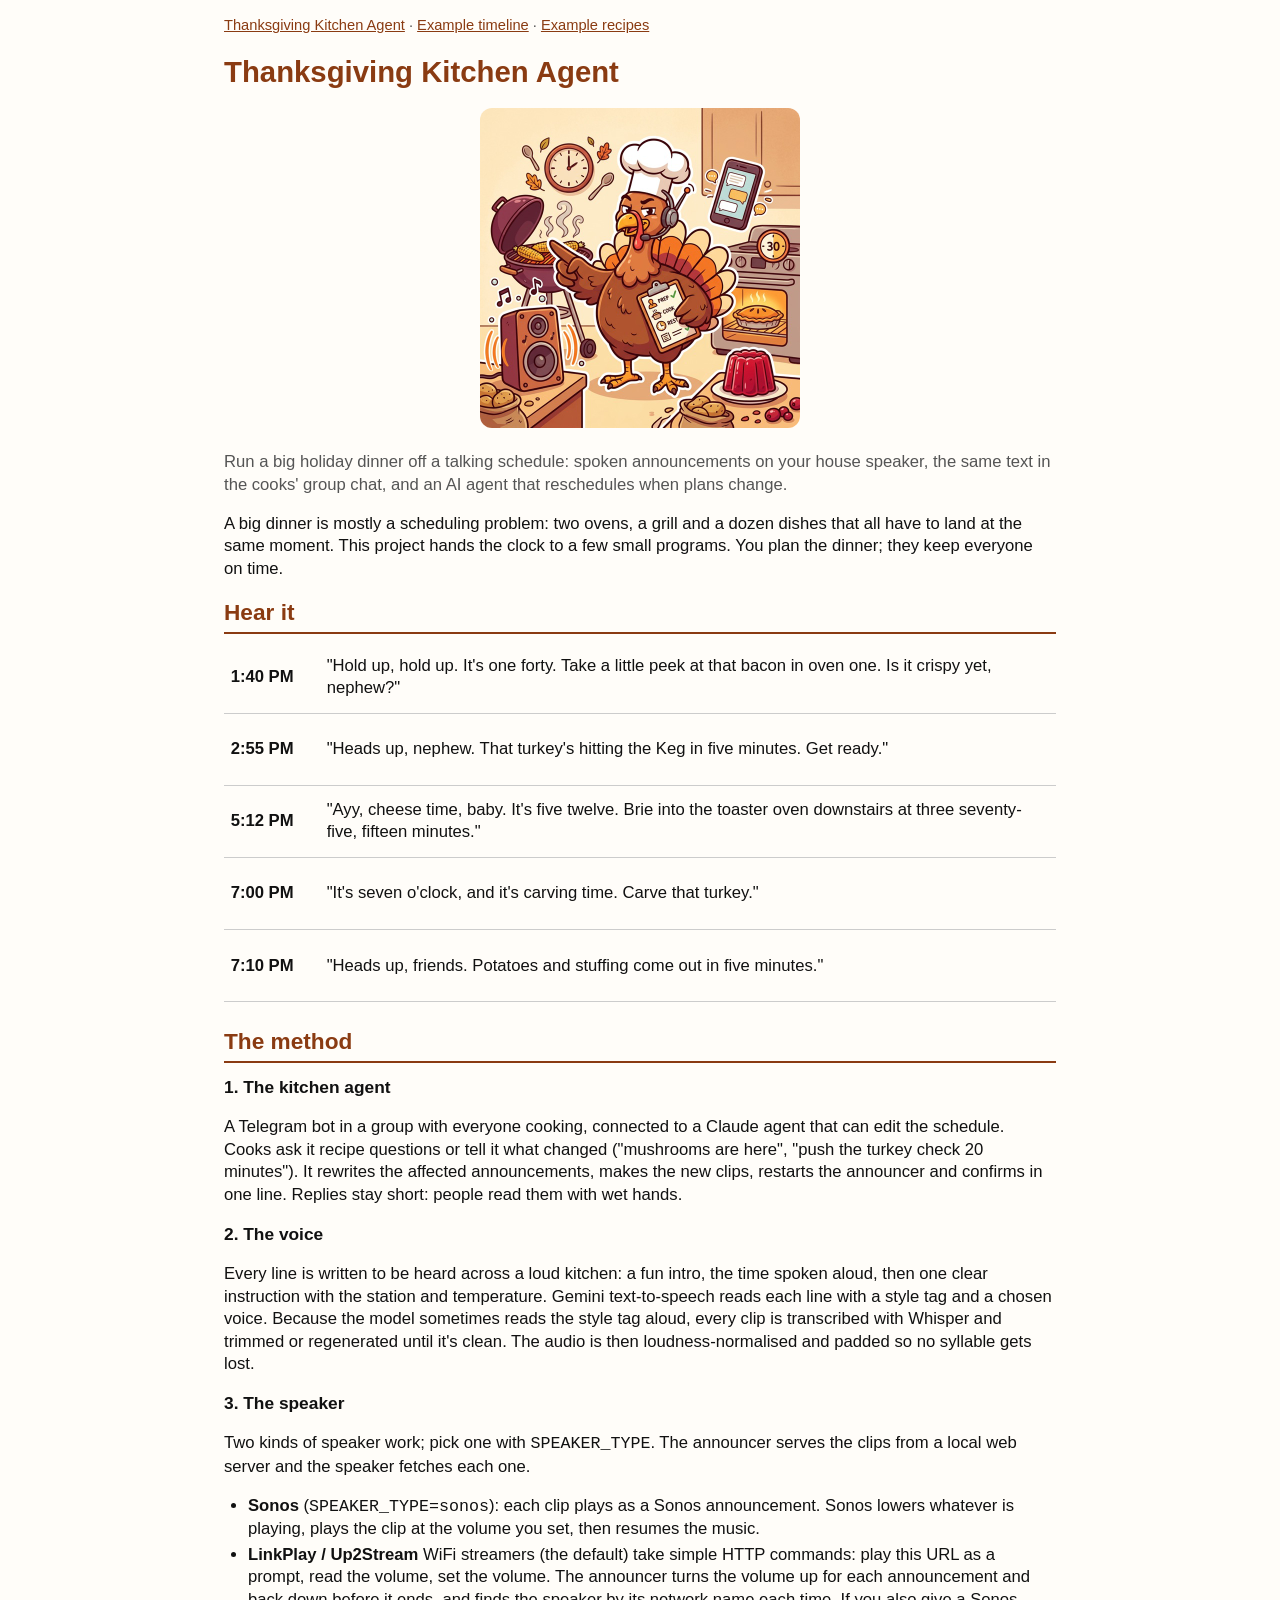
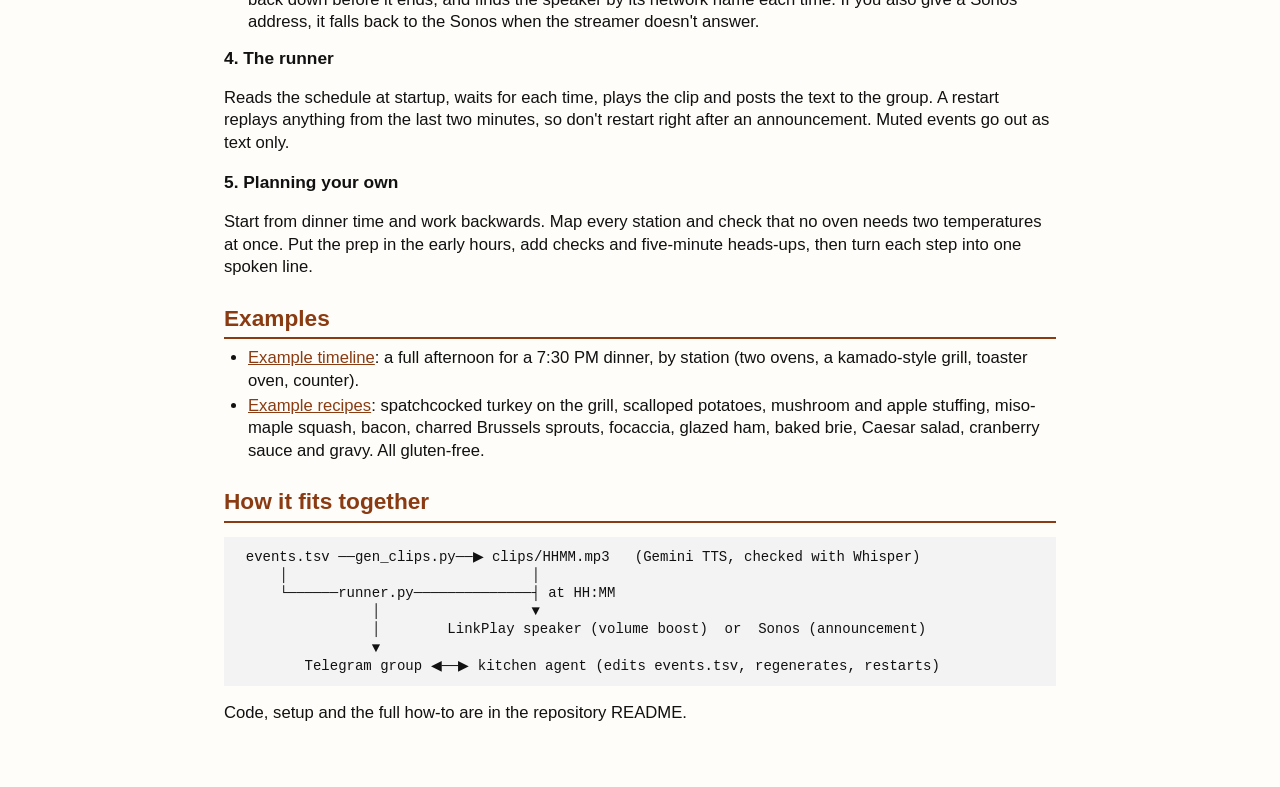
<file: docs/index.html>
<!doctype html>
<html lang="en"><head><meta charset="utf-8"><meta name="viewport" content="width=device-width, initial-scale=1">
<title>Thanksgiving Kitchen Agent</title><link rel="stylesheet" href="style.css"></head><body>
<nav class="site"><a href="index.html">Thanksgiving Kitchen Agent</a> · <a href="timeline.html">Example timeline</a> · <a href="recipes.html">Example recipes</a></nav>

<h1>Thanksgiving Kitchen Agent</h1>
<p style="text-align:center"><img src="avatar.jpg" alt="Cartoon turkey in a chef's hat and headset, running the kitchen with a clipboard, surrounded by a speaker, a barbecue, an oven and a pie" width="320" style="border-radius:12px"></p>
<div class="sub">Run a big holiday dinner off a talking schedule: spoken announcements on your house speaker, the same text in the cooks' group chat, and an AI agent that reschedules when plans change.</div>

<p>A big dinner is mostly a scheduling problem: two ovens, a grill and a dozen dishes that all have to land at the same moment. This project hands the clock to a few small programs. You plan the dinner; they keep everyone on time.</p>

<h2>Hear it</h2>
<table class="samples">
<tr><td class="t">1:40 PM</td><td>"Hold up, hold up. It's one forty. Take a little peek at that bacon in oven one. Is it crispy yet, nephew?"</td><td><audio controls preload="none" src="samples/1340.mp3"></audio></td></tr>
<tr><td class="t">2:55 PM</td><td>"Heads up, nephew. That turkey's hitting the Keg in five minutes. Get ready."</td><td><audio controls preload="none" src="samples/1455.mp3"></audio></td></tr>
<tr><td class="t">5:12 PM</td><td>"Ayy, cheese time, baby. It's five twelve. Brie into the toaster oven downstairs at three seventy-five, fifteen minutes."</td><td><audio controls preload="none" src="samples/1712.mp3"></audio></td></tr>
<tr><td class="t">7:00 PM</td><td>"It's seven o'clock, and it's carving time. Carve that turkey."</td><td><audio controls preload="none" src="samples/1900.mp3"></audio></td></tr>
<tr><td class="t">7:10 PM</td><td>"Heads up, friends. Potatoes and stuffing come out in five minutes."</td><td><audio controls preload="none" src="samples/1910.mp3"></audio></td></tr>
</table>

<h2 style="margin-top:18pt">The method</h2>
<h3>1. The kitchen agent</h3>
<p>A Telegram bot in a group with everyone cooking, connected to a Claude agent that can edit the schedule. Cooks ask it recipe questions or tell it what changed ("mushrooms are here", "push the turkey check 20 minutes"). It rewrites the affected announcements, makes the new clips, restarts the announcer and confirms in one line. Replies stay short: people read them with wet hands.</p>
<h3>2. The voice</h3>
<p>Every line is written to be heard across a loud kitchen: a fun intro, the time spoken aloud, then one clear instruction with the station and temperature. Gemini text-to-speech reads each line with a style tag and a chosen voice. Because the model sometimes reads the style tag aloud, every clip is transcribed with Whisper and trimmed or regenerated until it's clean. The audio is then loudness-normalised and padded so no syllable gets lost.</p>
<h3>3. The speaker</h3>
<p>Two kinds of speaker work; pick one with <code>SPEAKER_TYPE</code>. The announcer serves the clips from a local web server and the speaker fetches each one.</p>
<ul>
<li><b>Sonos</b> (<code>SPEAKER_TYPE=sonos</code>): each clip plays as a Sonos announcement. Sonos lowers whatever is playing, plays the clip at the volume you set, then resumes the music.</li>
<li><b>LinkPlay / Up2Stream</b> WiFi streamers (the default) take simple HTTP commands: play this URL as a prompt, read the volume, set the volume. The announcer turns the volume up for each announcement and back down before it ends, and finds the speaker by its network name each time. If you also give a Sonos address, it falls back to the Sonos when the streamer doesn't answer.</li>
</ul>
<h3>4. The runner</h3>
<p>Reads the schedule at startup, waits for each time, plays the clip and posts the text to the group. A restart replays anything from the last two minutes, so don't restart right after an announcement. Muted events go out as text only.</p>
<h3>5. Planning your own</h3>
<p>Start from dinner time and work backwards. Map every station and check that no oven needs two temperatures at once. Put the prep in the early hours, add checks and five-minute heads-ups, then turn each step into one spoken line.</p>

<h2 style="margin-top:18pt">Examples</h2>
<ul>
<li><a href="timeline.html">Example timeline</a>: a full afternoon for a 7:30 PM dinner, by station (two ovens, a kamado-style grill, toaster oven, counter).</li>
<li><a href="recipes.html">Example recipes</a>: spatchcocked turkey on the grill, scalloped potatoes, mushroom and apple stuffing, miso-maple squash, bacon, charred Brussels sprouts, focaccia, glazed ham, baked brie, Caesar salad, cranberry sauce and gravy. All gluten-free.</li>
</ul>

<h2 style="margin-top:18pt">How it fits together</h2>
<pre class="diagram">
 events.tsv ──gen_clips.py──▶ clips/HHMM.mp3   (Gemini TTS, checked with Whisper)
     │                             │
     └──────runner.py──────────────┤ at HH:MM
                │                  ▼
                │        LinkPlay speaker (volume boost)  or  Sonos (announcement)
                ▼
        Telegram group ◀──▶ kitchen agent (edits events.tsv, regenerates, restarts)
</pre>
<p>Code, setup and the full how-to are in the repository README.</p>
</body></html>
</file>
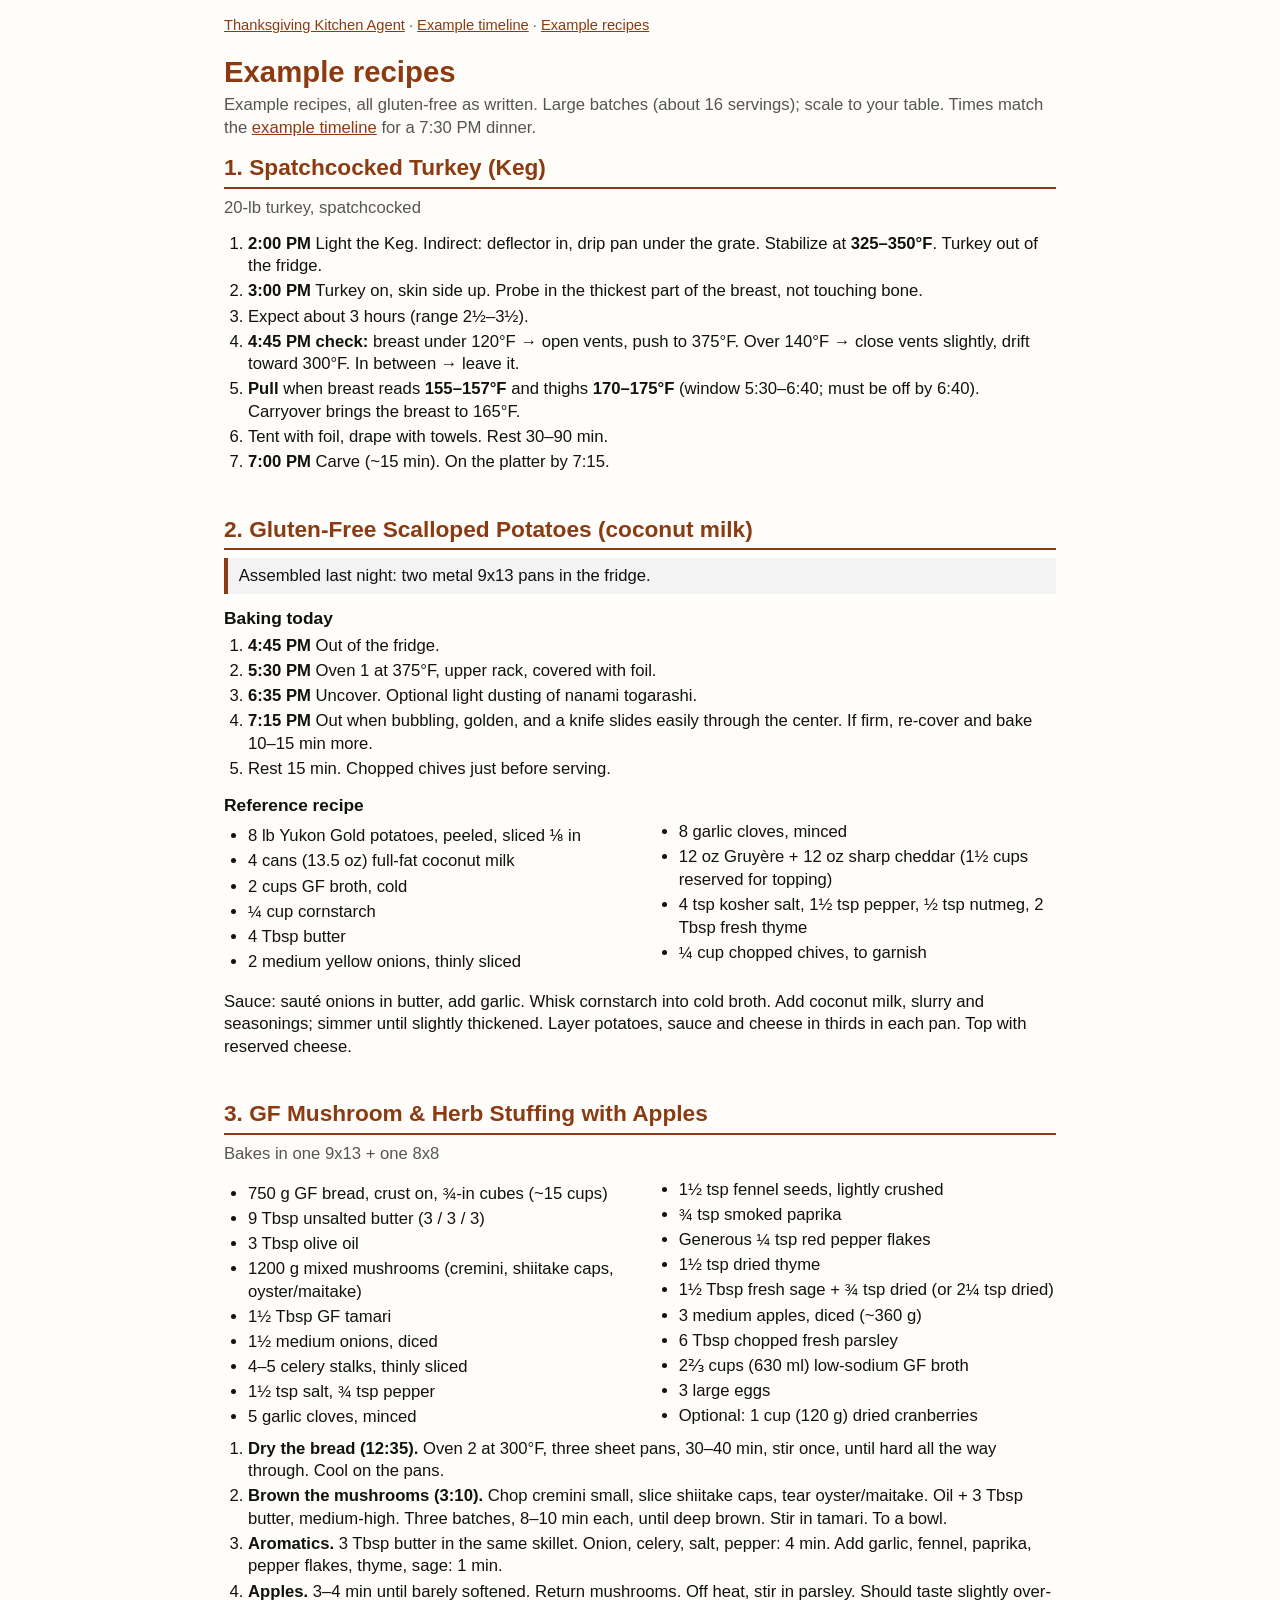
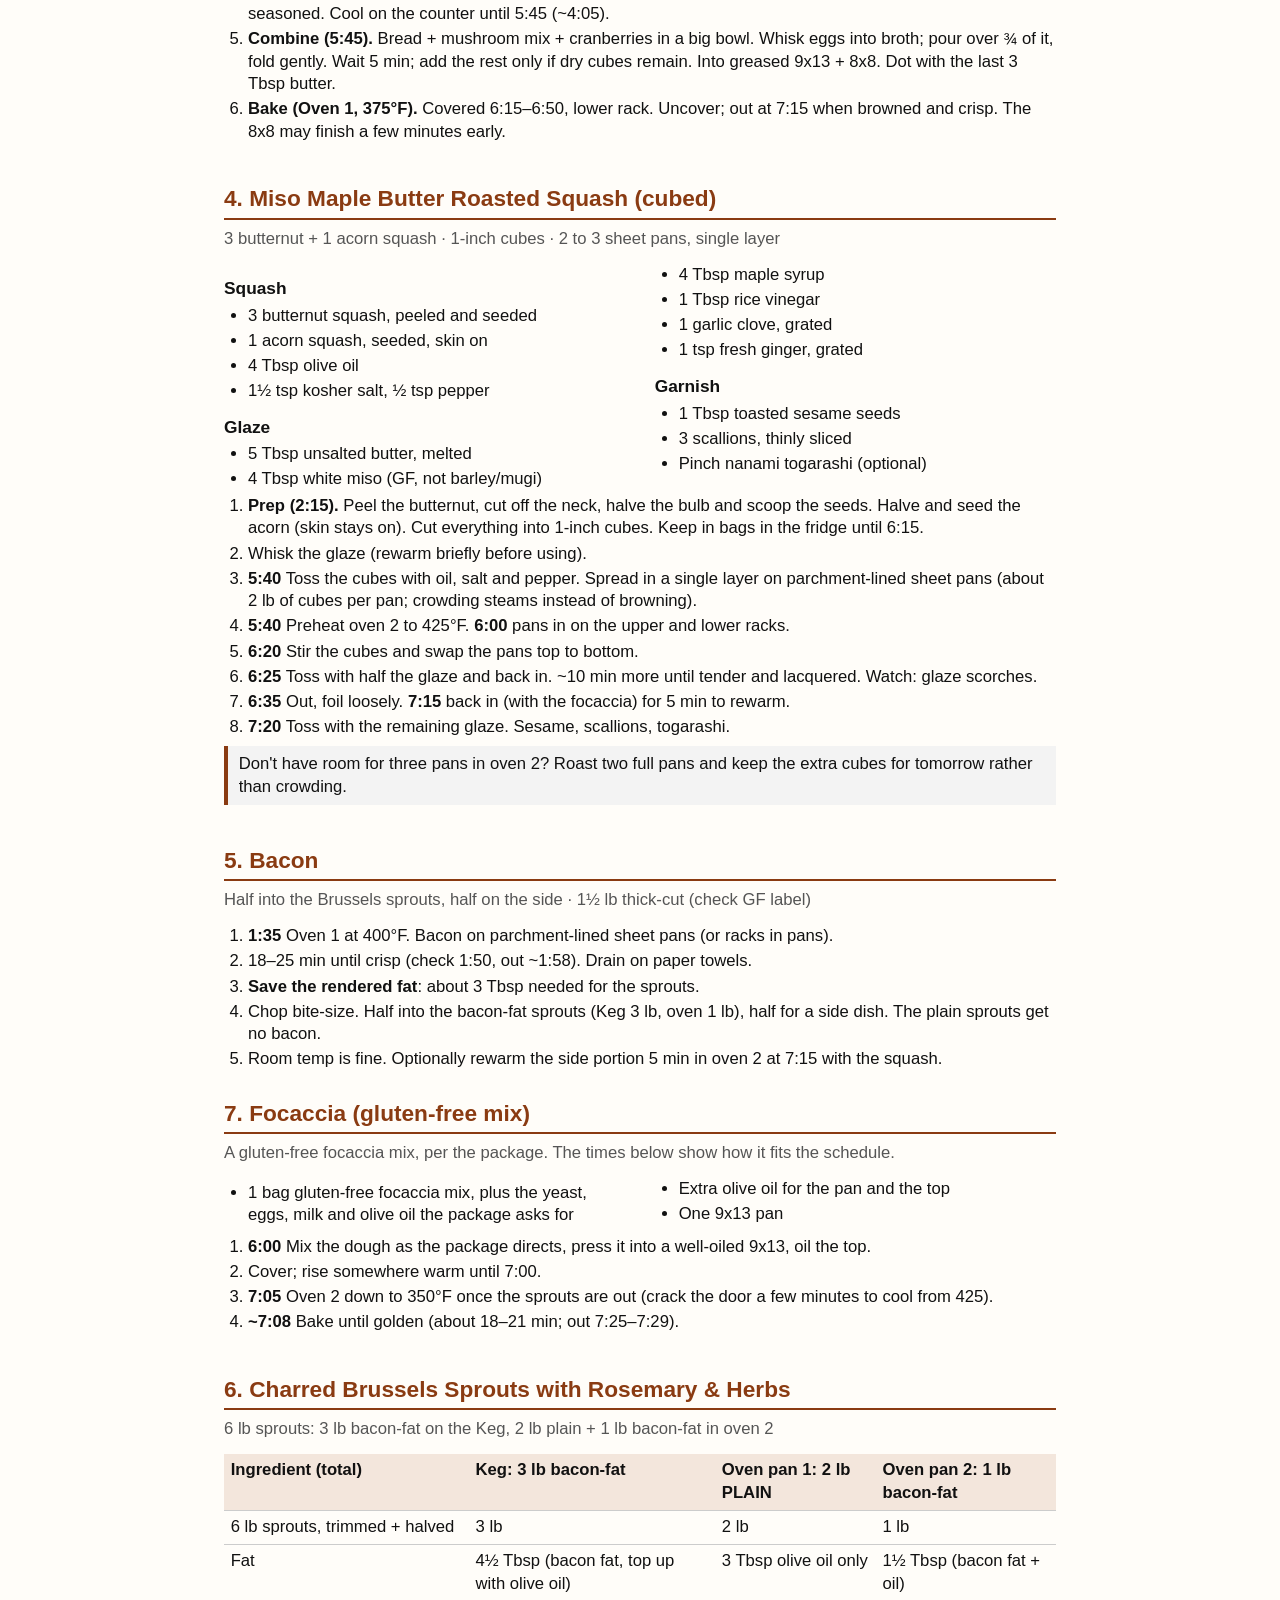
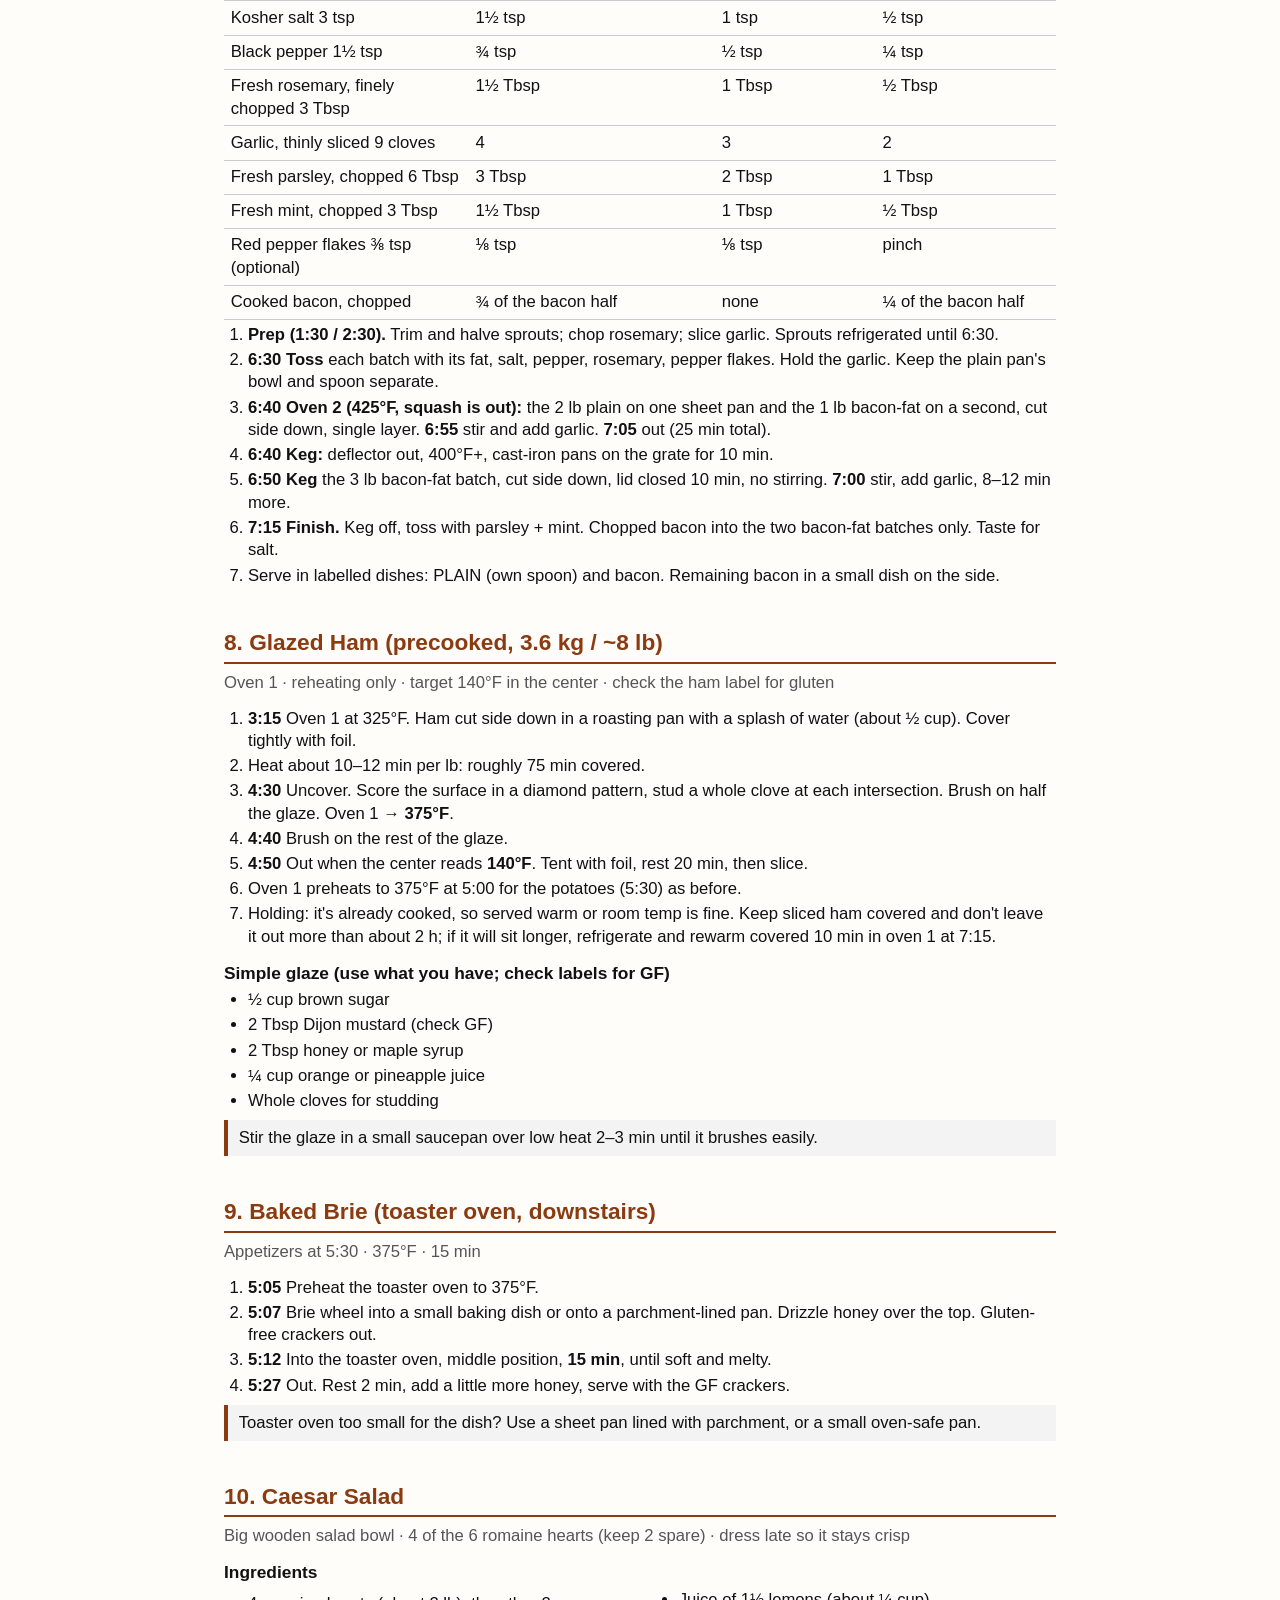
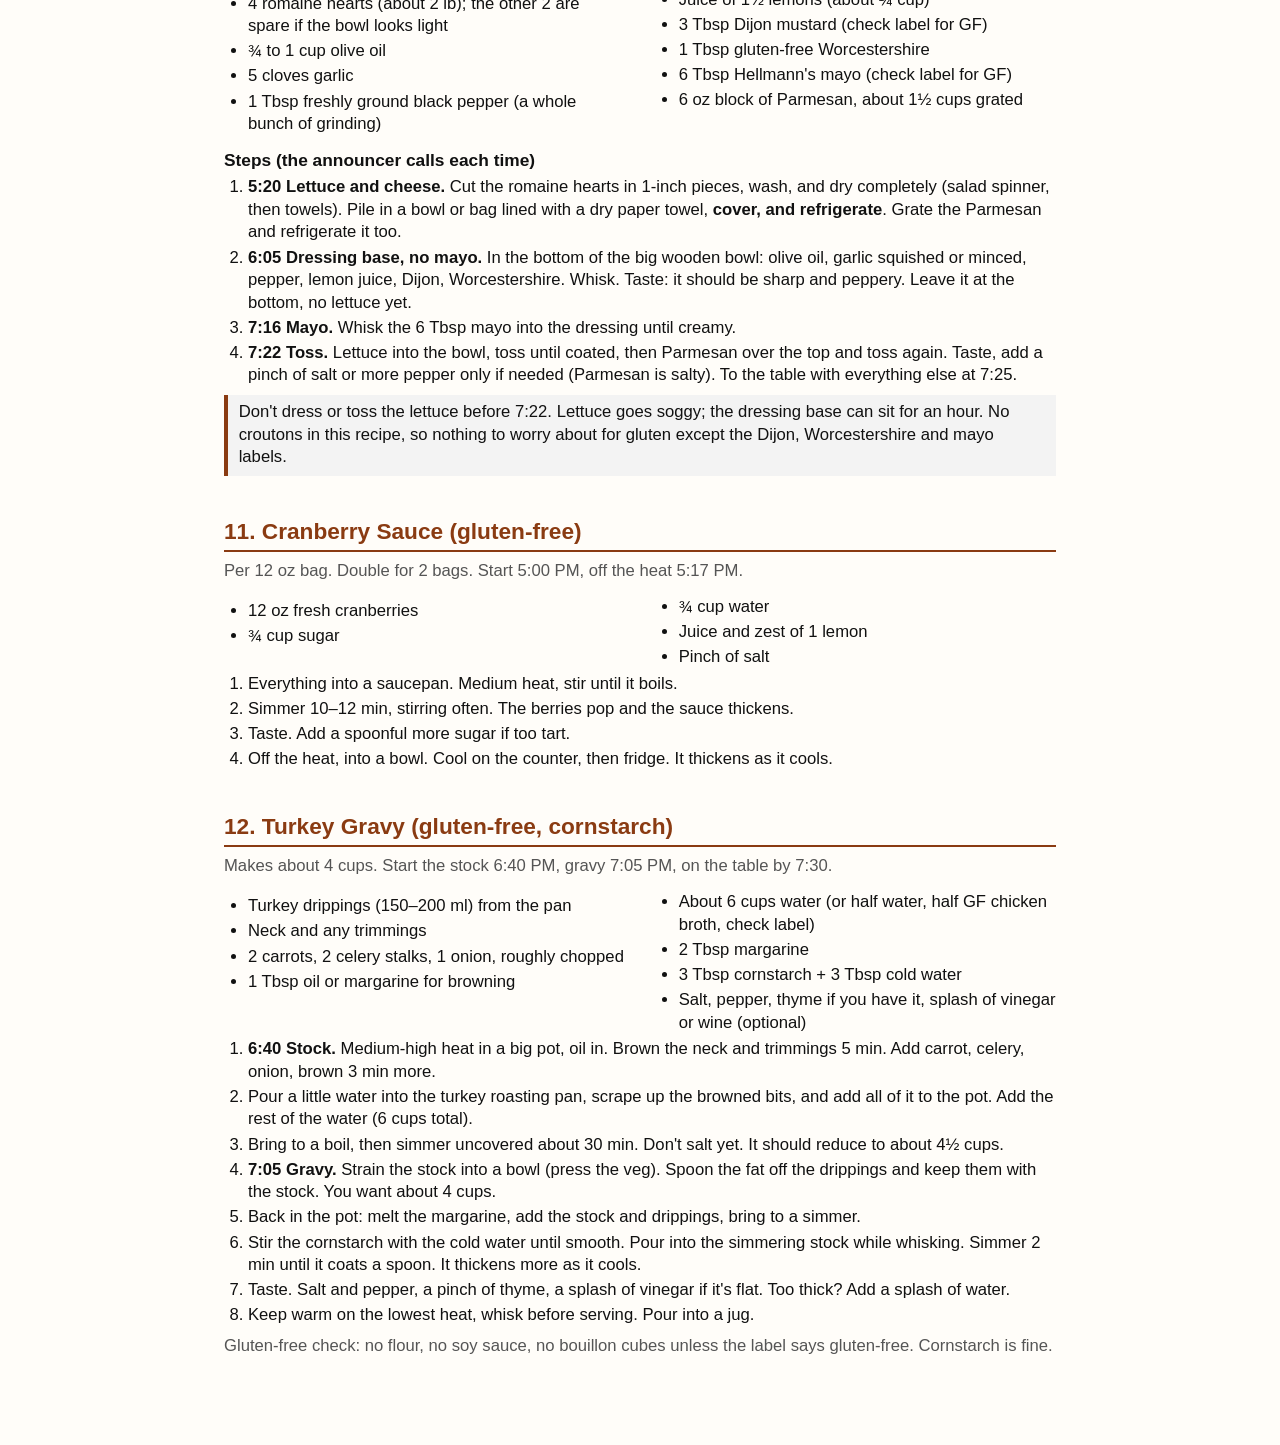
<file: docs/recipes.html>
<!doctype html>
<html lang="en"><head><meta charset="utf-8"><meta name="viewport" content="width=device-width, initial-scale=1">
<title>Example recipes · Thanksgiving Kitchen Agent</title><link rel="stylesheet" href="style.css"></head><body>
<nav class="site"><a href="index.html">Thanksgiving Kitchen Agent</a> · <a href="timeline.html">Example timeline</a> · <a href="recipes.html">Example recipes</a></nav>
<header><h1>Example recipes</h1><div class="sub">Example recipes, all gluten-free as written. Large batches (about 16 servings); scale to your table. Times match the <a href="timeline.html">example timeline</a> for a 7:30 PM dinner.</div></header>
<div class="page"><h2>1. Spatchcocked Turkey (Keg)</h2>
<div class="sub">20-lb turkey, spatchcocked</div>
<ol>
<li><b>2:00 PM</b> Light the Keg. Indirect: deflector in, drip pan under the grate. Stabilize at <b>325–350°F</b>. Turkey out of the fridge.</li>
<li><b>3:00 PM</b> Turkey on, skin side up. Probe in the thickest part of the breast, not touching bone.</li>
<li>Expect about 3 hours (range 2½–3½).</li>
<li><b>4:45 PM check:</b> breast under 120°F → open vents, push to 375°F. Over 140°F → close vents slightly, drift toward 300°F. In between → leave it.</li>
<li><b>Pull</b> when breast reads <b>155–157°F</b> and thighs <b>170–175°F</b> (window 5:30–6:40; must be off by 6:40). Carryover brings the breast to 165°F.</li>
<li>Tent with foil, drape with towels. Rest 30–90 min.</li>
<li><b>7:00 PM</b> Carve (~15 min). On the platter by 7:15.</li>
</ol></div>

<div class="page"><h2>2. Gluten-Free Scalloped Potatoes (coconut milk)</h2>
<div class="note">Assembled last night: two metal 9x13 pans in the fridge.</div>
<h3>Baking today</h3><ol>
<li><b>4:45 PM</b> Out of the fridge.</li>
<li><b>5:30 PM</b> Oven 1 at 375°F, upper rack, covered with foil.</li>
<li><b>6:35 PM</b> Uncover. Optional light dusting of nanami togarashi.</li>
<li><b>7:15 PM</b> Out when bubbling, golden, and a knife slides easily through the center. If firm, re-cover and bake 10–15 min more.</li>
<li>Rest 15 min. Chopped chives just before serving.</li></ol>
<h3>Reference recipe</h3><div class="cols"><ul>
<li>8 lb Yukon Gold potatoes, peeled, sliced ⅛ in</li><li>4 cans (13.5 oz) full-fat coconut milk</li><li>2 cups GF broth, cold</li><li>¼ cup cornstarch</li><li>4 Tbsp butter</li><li>2 medium yellow onions, thinly sliced</li><li>8 garlic cloves, minced</li><li>12 oz Gruyère + 12 oz sharp cheddar (1½ cups reserved for topping)</li><li>4 tsp kosher salt, 1½ tsp pepper, ½ tsp nutmeg, 2 Tbsp fresh thyme</li><li>¼ cup chopped chives, to garnish</li></ul></div>
<p>Sauce: sauté onions in butter, add garlic. Whisk cornstarch into cold broth. Add coconut milk, slurry and seasonings; simmer until slightly thickened. Layer potatoes, sauce and cheese in thirds in each pan. Top with reserved cheese.</p></div>

<div class="page"><h2>3. GF Mushroom &amp; Herb Stuffing with Apples</h2>
<div class="sub">Bakes in one 9x13 + one 8x8</div>
<div class="cols"><ul>
<li>750 g GF bread, crust on, ¾-in cubes (~15 cups)</li><li>9 Tbsp unsalted butter (3 / 3 / 3)</li><li>3 Tbsp olive oil</li><li>1200 g mixed mushrooms (cremini, shiitake caps, oyster/maitake)</li><li>1½ Tbsp GF tamari</li><li>1½ medium onions, diced</li><li>4–5 celery stalks, thinly sliced</li><li>1½ tsp salt, ¾ tsp pepper</li><li>5 garlic cloves, minced</li><li>1½ tsp fennel seeds, lightly crushed</li><li>¾ tsp smoked paprika</li><li>Generous ¼ tsp red pepper flakes</li><li>1½ tsp dried thyme</li><li>1½ Tbsp fresh sage + ¾ tsp dried (or 2¼ tsp dried)</li><li>3 medium apples, diced (~360 g)</li><li>6 Tbsp chopped fresh parsley</li><li>2⅔ cups (630 ml) low-sodium GF broth</li><li>3 large eggs</li><li>Optional: 1 cup (120 g) dried cranberries</li></ul></div>
<ol>
<li><b>Dry the bread (12:35).</b> Oven 2 at 300°F, three sheet pans, 30–40 min, stir once, until hard all the way through. Cool on the pans.</li>
<li><b>Brown the mushrooms (3:10).</b> Chop cremini small, slice shiitake caps, tear oyster/maitake. Oil + 3 Tbsp butter, medium-high. Three batches, 8–10 min each, until deep brown. Stir in tamari. To a bowl.</li>
<li><b>Aromatics.</b> 3 Tbsp butter in the same skillet. Onion, celery, salt, pepper: 4 min. Add garlic, fennel, paprika, pepper flakes, thyme, sage: 1 min.</li>
<li><b>Apples.</b> 3–4 min until barely softened. Return mushrooms. Off heat, stir in parsley. Should taste slightly over-seasoned. Cool on the counter until 5:45 (~4:05).</li>
<li><b>Combine (5:45).</b> Bread + mushroom mix + cranberries in a big bowl. Whisk eggs into broth; pour over ¾ of it, fold gently. Wait 5 min; add the rest only if dry cubes remain. Into greased 9x13 + 8x8. Dot with the last 3 Tbsp butter.</li>
<li><b>Bake (Oven 1, 375°F).</b> Covered 6:15–6:50, lower rack. Uncover; out at 7:15 when browned and crisp. The 8x8 may finish a few minutes early.</li>
</ol></div>

<div class="page"><h2>4. Miso Maple Butter Roasted Squash (cubed)</h2>
<div class="sub">3 butternut + 1 acorn squash · 1-inch cubes · 2 to 3 sheet pans, single layer</div>
<div class="cols"><h3>Squash</h3><ul><li>3 butternut squash, peeled and seeded</li><li>1 acorn squash, seeded, skin on</li><li>4 Tbsp olive oil</li><li>1½ tsp kosher salt, ½ tsp pepper</li></ul>
<h3>Glaze</h3><ul><li>5 Tbsp unsalted butter, melted</li><li>4 Tbsp white miso (GF, not barley/mugi)</li><li>4 Tbsp maple syrup</li><li>1 Tbsp rice vinegar</li><li>1 garlic clove, grated</li><li>1 tsp fresh ginger, grated</li></ul>
<h3>Garnish</h3><ul><li>1 Tbsp toasted sesame seeds</li><li>3 scallions, thinly sliced</li><li>Pinch nanami togarashi (optional)</li></ul></div>
<ol>
<li><b>Prep (2:15).</b> Peel the butternut, cut off the neck, halve the bulb and scoop the seeds. Halve and seed the acorn (skin stays on). Cut everything into 1-inch cubes. Keep in bags in the fridge until 6:15.</li>
<li>Whisk the glaze (rewarm briefly before using).</li>
<li><b>5:40</b> Toss the cubes with oil, salt and pepper. Spread in a single layer on parchment-lined sheet pans (about 2 lb of cubes per pan; crowding steams instead of browning).</li>
<li><b>5:40</b> Preheat oven 2 to 425°F. <b>6:00</b> pans in on the upper and lower racks.</li>
<li><b>6:20</b> Stir the cubes and swap the pans top to bottom.</li>
<li><b>6:25</b> Toss with half the glaze and back in. ~10 min more until tender and lacquered. Watch: glaze scorches.</li>
<li><b>6:35</b> Out, foil loosely. <b>7:15</b> back in (with the focaccia) for 5 min to rewarm.</li>
<li><b>7:20</b> Toss with the remaining glaze. Sesame, scallions, togarashi.</li></ol>
<div class="note">Don't have room for three pans in oven 2? Roast two full pans and keep the extra cubes for tomorrow rather than crowding.</div></div>

<div class="page"><h2>5. Bacon</h2>
<div class="sub">Half into the Brussels sprouts, half on the side · 1½ lb thick-cut (check GF label)</div>
<ol><li><b>1:35</b> Oven 1 at 400°F. Bacon on parchment-lined sheet pans (or racks in pans).</li>
<li>18–25 min until crisp (check 1:50, out ~1:58). Drain on paper towels.</li>
<li><b>Save the rendered fat</b>: about 3 Tbsp needed for the sprouts.</li>
<li>Chop bite-size. Half into the bacon-fat sprouts (Keg 3 lb, oven 1 lb), half for a side dish. The plain sprouts get no bacon.</li>
<li>Room temp is fine. Optionally rewarm the side portion 5 min in oven 2 at 7:15 with the squash.</li></ol>

<h2 style="margin-top:20pt">7. Focaccia (gluten-free mix)</h2>
<div class="sub">A gluten-free focaccia mix, per the package. The times below show how it fits the schedule.</div>
<div class="cols"><ul><li>1 bag gluten-free focaccia mix, plus the yeast, eggs, milk and olive oil the package asks for</li><li>Extra olive oil for the pan and the top</li><li>One 9x13 pan</li></ul></div>
<ol><li><b>6:00</b> Mix the dough as the package directs, press it into a well-oiled 9x13, oil the top.</li>
<li>Cover; rise somewhere warm until 7:00.</li>
<li><b>7:05</b> Oven 2 down to 350°F once the sprouts are out (crack the door a few minutes to cool from 425).</li>
<li><b>~7:08</b> Bake until golden (about 18–21 min; out 7:25–7:29).</li></ol></div>

<div class="page"><h2>6. Charred Brussels Sprouts with Rosemary &amp; Herbs</h2>
<div class="sub">6 lb sprouts: 3 lb bacon-fat on the Keg, 2 lb plain + 1 lb bacon-fat in oven 2</div>
<table><tr><th>Ingredient (total)</th><th>Keg: 3 lb bacon-fat</th><th>Oven pan 1: 2 lb PLAIN</th><th>Oven pan 2: 1 lb bacon-fat</th></tr>
<tr><td>6 lb sprouts, trimmed + halved</td><td>3 lb</td><td>2 lb</td><td>1 lb</td></tr>
<tr><td>Fat</td><td>4½ Tbsp (bacon fat, top up with olive oil)</td><td>3 Tbsp olive oil only</td><td>1½ Tbsp (bacon fat + oil)</td></tr>
<tr><td>Kosher salt 3 tsp</td><td>1½ tsp</td><td>1 tsp</td><td>½ tsp</td></tr>
<tr><td>Black pepper 1½ tsp</td><td>¾ tsp</td><td>½ tsp</td><td>¼ tsp</td></tr>
<tr><td>Fresh rosemary, finely chopped 3 Tbsp</td><td>1½ Tbsp</td><td>1 Tbsp</td><td>½ Tbsp</td></tr>
<tr><td>Garlic, thinly sliced 9 cloves</td><td>4</td><td>3</td><td>2</td></tr>
<tr><td>Fresh parsley, chopped 6 Tbsp</td><td>3 Tbsp</td><td>2 Tbsp</td><td>1 Tbsp</td></tr>
<tr><td>Fresh mint, chopped 3 Tbsp</td><td>1½ Tbsp</td><td>1 Tbsp</td><td>½ Tbsp</td></tr>
<tr><td>Red pepper flakes ⅜ tsp (optional)</td><td>⅛ tsp</td><td>⅛ tsp</td><td>pinch</td></tr>
<tr><td>Cooked bacon, chopped</td><td>¾ of the bacon half</td><td>none</td><td>¼ of the bacon half</td></tr></table>
<ol>
<li><b>Prep (1:30 / 2:30).</b> Trim and halve sprouts; chop rosemary; slice garlic. Sprouts refrigerated until 6:30.</li>
<li><b>6:30 Toss</b> each batch with its fat, salt, pepper, rosemary, pepper flakes. Hold the garlic. Keep the plain pan's bowl and spoon separate.</li>
<li><b>6:40 Oven 2 (425°F, squash is out):</b> the 2 lb plain on one sheet pan and the 1 lb bacon-fat on a second, cut side down, single layer. <b>6:55</b> stir and add garlic. <b>7:05</b> out (25 min total).</li>
<li><b>6:40 Keg:</b> deflector out, 400°F+, cast-iron pans on the grate for 10 min.</li>
<li><b>6:50 Keg</b> the 3 lb bacon-fat batch, cut side down, lid closed 10 min, no stirring. <b>7:00</b> stir, add garlic, 8–12 min more.</li>
<li><b>7:15 Finish.</b> Keg off, toss with parsley + mint. Chopped bacon into the two bacon-fat batches only. Taste for salt.</li>
<li>Serve in labelled dishes: PLAIN (own spoon) and bacon. Remaining bacon in a small dish on the side.</li></ol></div>

<div class="page"><h2>8. Glazed Ham (precooked, 3.6 kg / ~8 lb)</h2>
<div class="sub">Oven 1 · reheating only · target 140°F in the center · check the ham label for gluten</div>
<ol>
<li><b>3:15</b> Oven 1 at 325°F. Ham cut side down in a roasting pan with a splash of water (about ½ cup). Cover tightly with foil.</li>
<li>Heat about 10–12 min per lb: roughly 75 min covered.</li>
<li><b>4:30</b> Uncover. Score the surface in a diamond pattern, stud a whole clove at each intersection. Brush on half the glaze. Oven 1 → <b>375°F</b>.</li>
<li><b>4:40</b> Brush on the rest of the glaze.</li>
<li><b>4:50</b> Out when the center reads <b>140°F</b>. Tent with foil, rest 20 min, then slice.</li>
<li>Oven 1 preheats to 375°F at 5:00 for the potatoes (5:30) as before.</li>
<li>Holding: it's already cooked, so served warm or room temp is fine. Keep sliced ham covered and don't leave it out more than about 2 h; if it will sit longer, refrigerate and rewarm covered 10 min in oven 1 at 7:15.</li></ol>
<h3>Simple glaze (use what you have; check labels for GF)</h3>
<ul><li>½ cup brown sugar</li><li>2 Tbsp Dijon mustard (check GF)</li><li>2 Tbsp honey or maple syrup</li><li>¼ cup orange or pineapple juice</li><li>Whole cloves for studding</li></ul>
<div class="note">Stir the glaze in a small saucepan over low heat 2–3 min until it brushes easily.</div></div>

<div class="page"><h2>9. Baked Brie (toaster oven, downstairs)</h2>
<div class="sub">Appetizers at 5:30 · 375°F · 15 min</div>
<ol>
<li><b>5:05</b> Preheat the toaster oven to 375°F.</li>
<li><b>5:07</b> Brie wheel into a small baking dish or onto a parchment-lined pan. Drizzle honey over the top. Gluten-free crackers out.</li>
<li><b>5:12</b> Into the toaster oven, middle position, <b>15 min</b>, until soft and melty.</li>
<li><b>5:27</b> Out. Rest 2 min, add a little more honey, serve with the GF crackers.</li></ol>
<div class="note">Toaster oven too small for the dish? Use a sheet pan lined with parchment, or a small oven-safe pan.</div></div>
<div class="page"><h2>10. Caesar Salad</h2>
<div class="sub">Big wooden salad bowl · 4 of the 6 romaine hearts (keep 2 spare) · dress late so it stays crisp</div>
<h3>Ingredients</h3>
<div class="cols"><ul>
<li>4 romaine hearts (about 2 lb); the other 2 are spare if the bowl looks light</li>
<li>¾ to 1 cup olive oil</li>
<li>5 cloves garlic</li>
<li>1 Tbsp freshly ground black pepper (a whole bunch of grinding)</li>
<li>Juice of 1½ lemons (about ¼ cup)</li>
<li>3 Tbsp Dijon mustard (check label for GF)</li>
<li>1 Tbsp gluten-free Worcestershire</li>
<li>6 Tbsp Hellmann's mayo (check label for GF)</li>
<li>6 oz block of Parmesan, about 1½ cups grated</li>
</ul></div>
<h3>Steps (the announcer calls each time)</h3>
<ol>
<li><b>5:20 Lettuce and cheese.</b> Cut the romaine hearts in 1-inch pieces, wash, and dry completely (salad spinner, then towels). Pile in a bowl or bag lined with a dry paper towel, <b>cover, and refrigerate</b>. Grate the Parmesan and refrigerate it too.</li>
<li><b>6:05 Dressing base, no mayo.</b> In the bottom of the big wooden bowl: olive oil, garlic squished or minced, pepper, lemon juice, Dijon, Worcestershire. Whisk. Taste: it should be sharp and peppery. Leave it at the bottom, no lettuce yet.</li>
<li><b>7:16 Mayo.</b> Whisk the 6 Tbsp mayo into the dressing until creamy.</li>
<li><b>7:22 Toss.</b> Lettuce into the bowl, toss until coated, then Parmesan over the top and toss again. Taste, add a pinch of salt or more pepper only if needed (Parmesan is salty). To the table with everything else at 7:25.</li></ol>
<div class="note">Don't dress or toss the lettuce before 7:22. Lettuce goes soggy; the dressing base can sit for an hour. No croutons in this recipe, so nothing to worry about for gluten except the Dijon, Worcestershire and mayo labels.</div>
</div>
<div class="page"><h2>11. Cranberry Sauce (gluten-free)</h2>
<div class="sub">Per 12 oz bag. Double for 2 bags. Start 5:00 PM, off the heat 5:17 PM.</div>
<div class="cols"><ul>
<li>12 oz fresh cranberries</li><li>¾ cup sugar</li><li>¾ cup water</li><li>Juice and zest of 1 lemon</li><li>Pinch of salt</li></ul></div>
<ol>
<li>Everything into a saucepan. Medium heat, stir until it boils.</li>
<li>Simmer 10–12 min, stirring often. The berries pop and the sauce thickens.</li>
<li>Taste. Add a spoonful more sugar if too tart.</li>
<li>Off the heat, into a bowl. Cool on the counter, then fridge. It thickens as it cools.</li>
</ol></div>
<div class="page"><h2>12. Turkey Gravy (gluten-free, cornstarch)</h2>
<div class="sub">Makes about 4 cups. Start the stock 6:40 PM, gravy 7:05 PM, on the table by 7:30.</div>
<div class="cols"><ul>
<li>Turkey drippings (150–200 ml) from the pan</li>
<li>Neck and any trimmings</li>
<li>2 carrots, 2 celery stalks, 1 onion, roughly chopped</li>
<li>1 Tbsp oil or margarine for browning</li>
<li>About 6 cups water (or half water, half GF chicken broth, check label)</li>
<li>2 Tbsp margarine</li>
<li>3 Tbsp cornstarch + 3 Tbsp cold water</li>
<li>Salt, pepper, thyme if you have it, splash of vinegar or wine (optional)</li>
</ul></div>
<ol>
<li><b>6:40 Stock.</b> Medium-high heat in a big pot, oil in. Brown the neck and trimmings 5 min. Add carrot, celery, onion, brown 3 min more.</li>
<li>Pour a little water into the turkey roasting pan, scrape up the browned bits, and add all of it to the pot. Add the rest of the water (6 cups total).</li>
<li>Bring to a boil, then simmer uncovered about 30 min. Don't salt yet. It should reduce to about 4½ cups.</li>
<li><b>7:05 Gravy.</b> Strain the stock into a bowl (press the veg). Spoon the fat off the drippings and keep them with the stock. You want about 4 cups.</li>
<li>Back in the pot: melt the margarine, add the stock and drippings, bring to a simmer.</li>
<li>Stir the cornstarch with the cold water until smooth. Pour into the simmering stock while whisking. Simmer 2 min until it coats a spoon. It thickens more as it cools.</li>
<li>Taste. Salt and pepper, a pinch of thyme, a splash of vinegar if it's flat. Too thick? Add a splash of water.</li>
<li>Keep warm on the lowest heat, whisk before serving. Pour into a jug.</li>
</ol>
<div class="sub">Gluten-free check: no flour, no soy sauce, no bouillon cubes unless the label says gluten-free. Cornstarch is fine.</div>
</div>
</body></html>
</file>
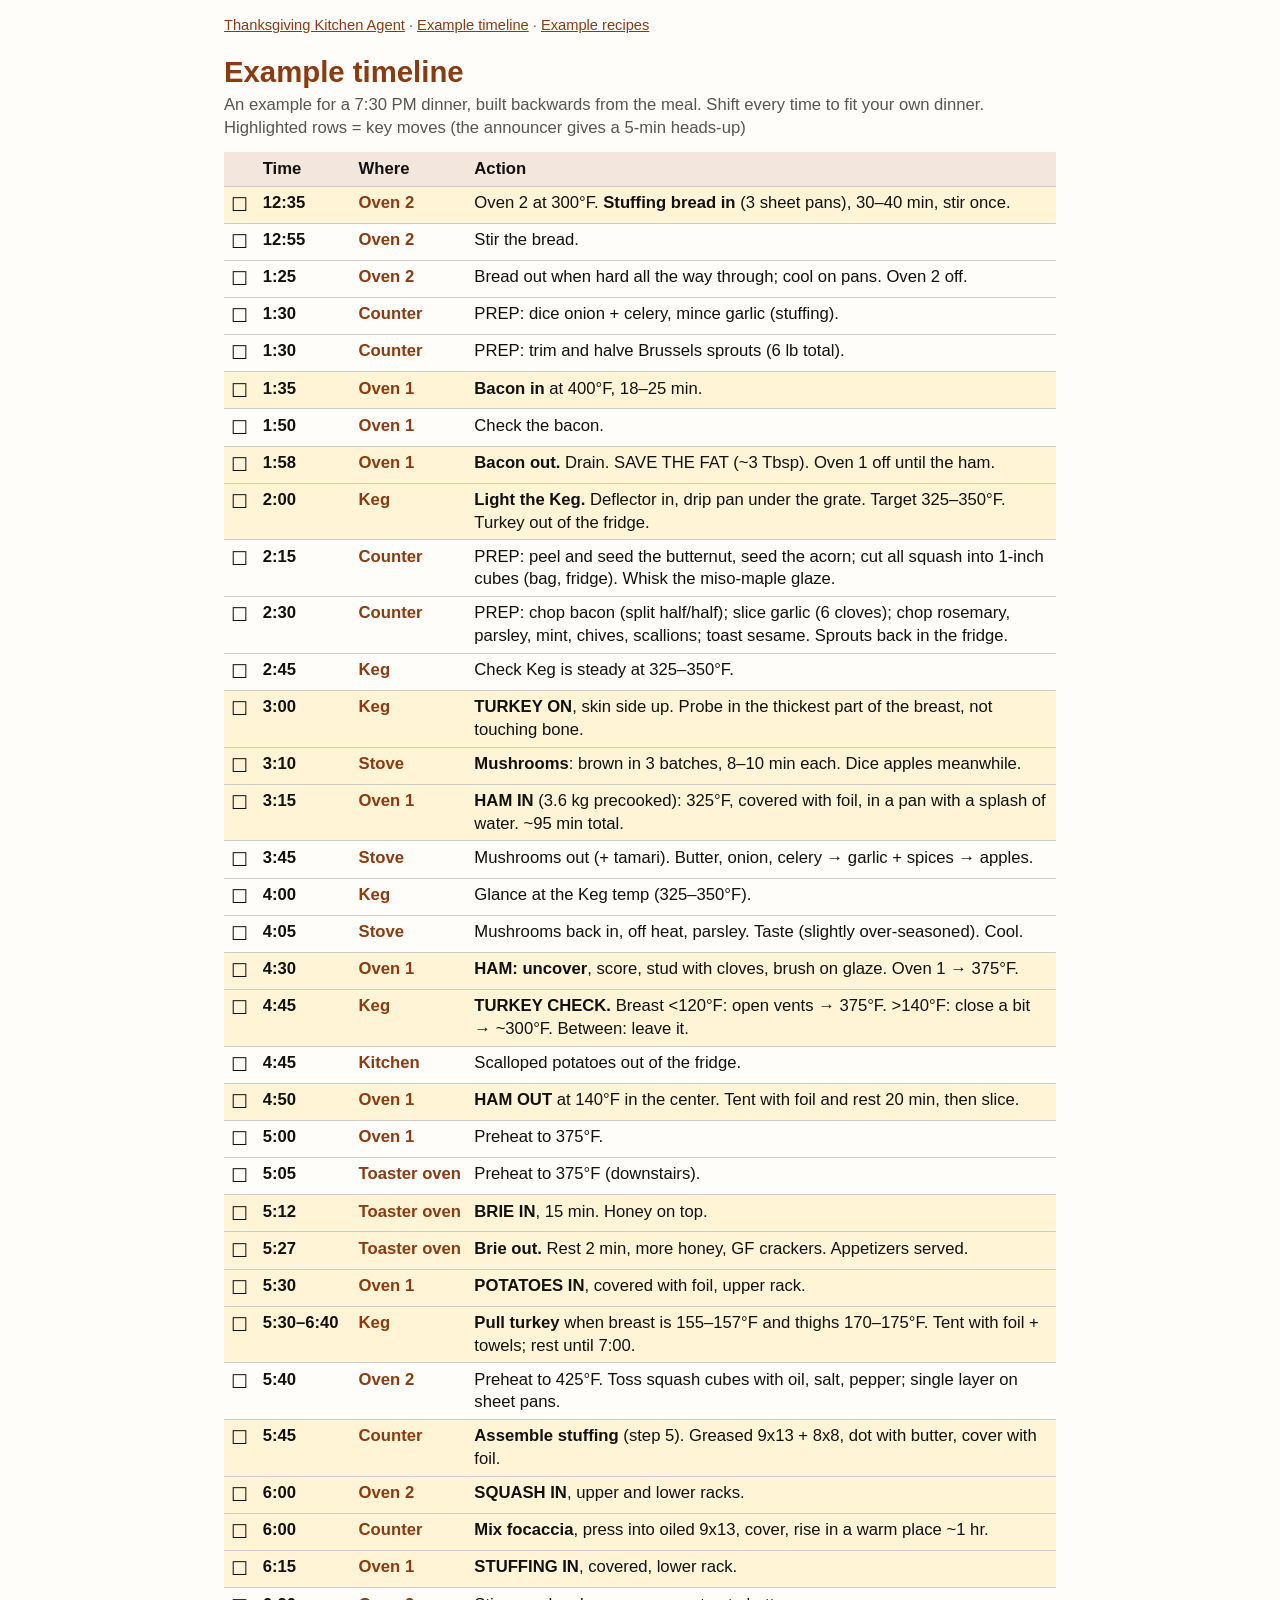
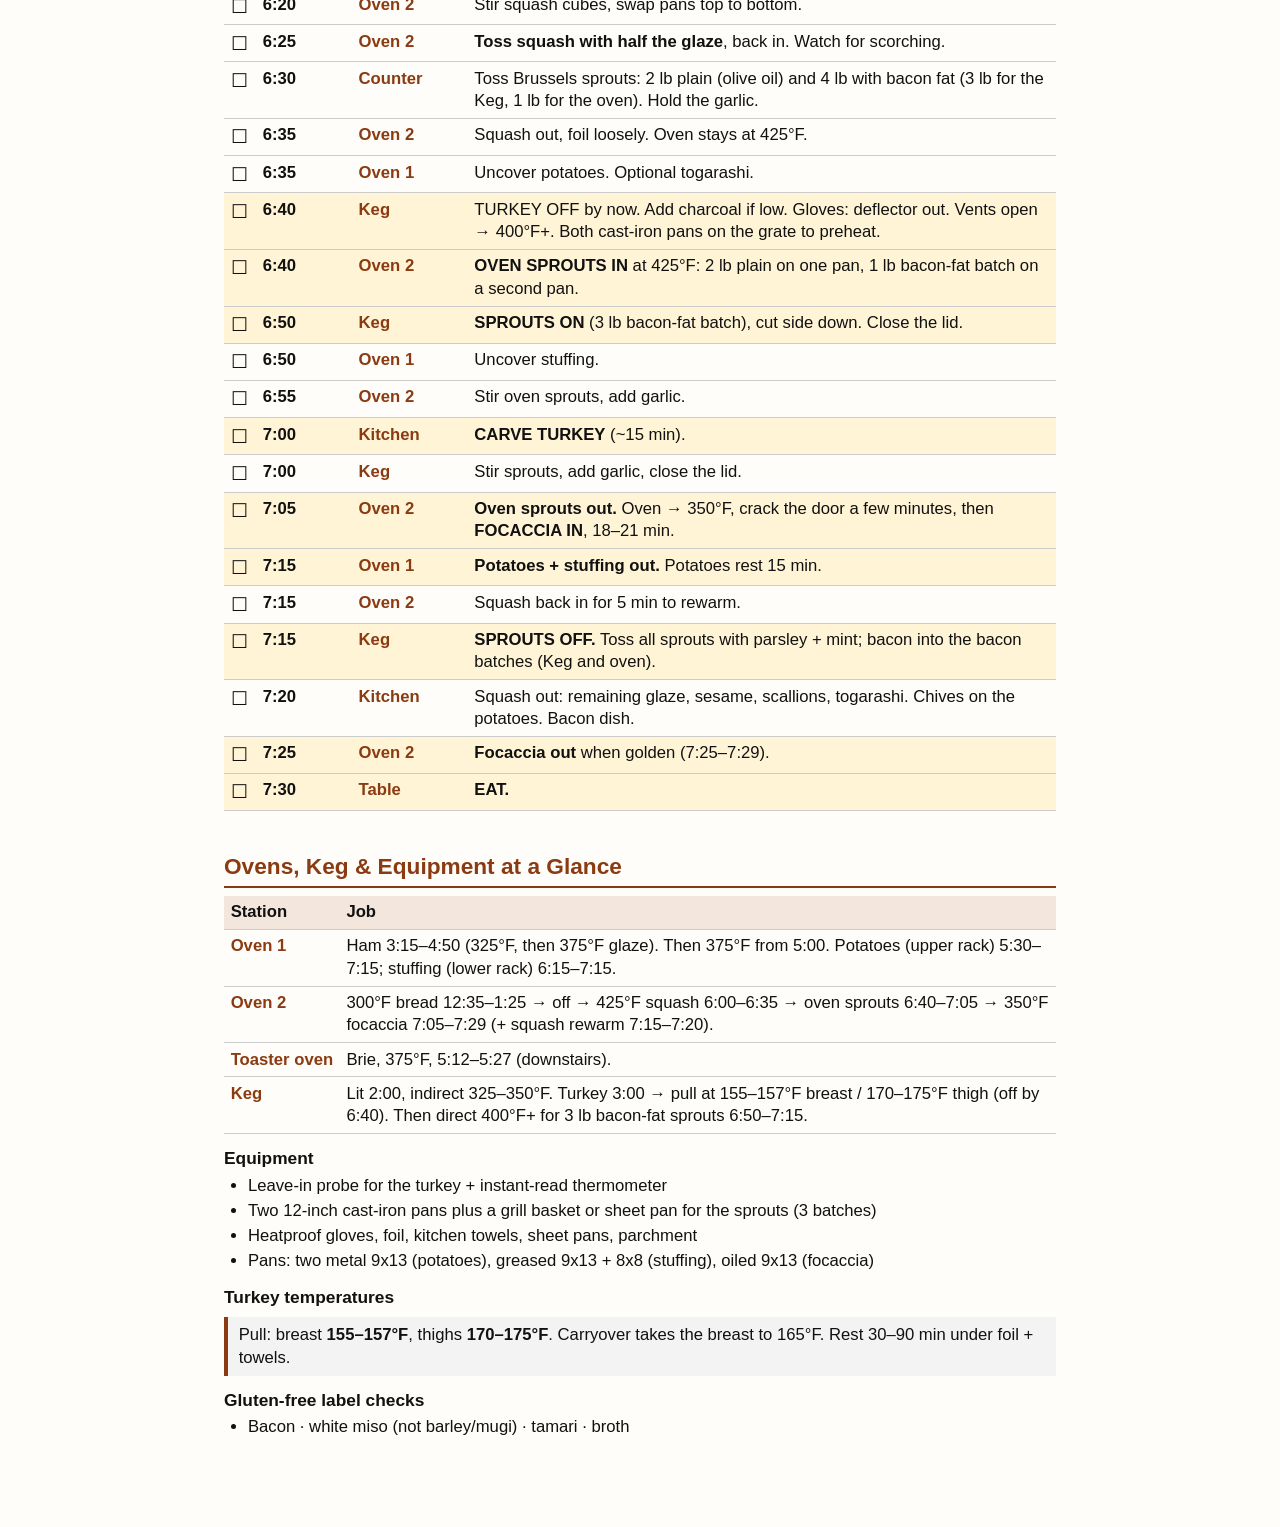
<file: docs/timeline.html>
<!doctype html>
<html lang="en"><head><meta charset="utf-8"><meta name="viewport" content="width=device-width, initial-scale=1">
<title>Example timeline · Thanksgiving Kitchen Agent</title><link rel="stylesheet" href="style.css"></head><body>
<nav class="site"><a href="index.html">Thanksgiving Kitchen Agent</a> · <a href="timeline.html">Example timeline</a> · <a href="recipes.html">Example recipes</a></nav>
<div class="page"><h1>Example timeline</h1>
<div class="sub">An example for a 7:30 PM dinner, built backwards from the meal. Shift every time to fit your own dinner. Highlighted rows = key moves (the announcer gives a 5-min heads-up)</div>
<table><tr><th></th><th>Time</th><th>Where</th><th>Action</th></tr><tr class="key"><td class="box"></td><td class="t">12:35</td><td class="w">Oven 2</td><td>Oven 2 at 300°F. <b>Stuffing bread in</b> (3 sheet pans), 30–40 min, stir once.</td></tr>
<tr class=""><td class="box"></td><td class="t">12:55</td><td class="w">Oven 2</td><td>Stir the bread.</td></tr>
<tr class=""><td class="box"></td><td class="t">1:25</td><td class="w">Oven 2</td><td>Bread out when hard all the way through; cool on pans. Oven 2 off.</td></tr>
<tr class=""><td class="box"></td><td class="t">1:30</td><td class="w">Counter</td><td>PREP: dice onion + celery, mince garlic (stuffing).</td></tr>
<tr class=""><td class="box"></td><td class="t">1:30</td><td class="w">Counter</td><td>PREP: trim and halve Brussels sprouts (6 lb total).</td></tr>
<tr class="key"><td class="box"></td><td class="t">1:35</td><td class="w">Oven 1</td><td><b>Bacon in</b> at 400°F, 18–25 min.</td></tr>
<tr class=""><td class="box"></td><td class="t">1:50</td><td class="w">Oven 1</td><td>Check the bacon.</td></tr>
<tr class="key"><td class="box"></td><td class="t">1:58</td><td class="w">Oven 1</td><td><b>Bacon out.</b> Drain. SAVE THE FAT (~3 Tbsp). Oven 1 off until the ham.</td></tr>
<tr class="key"><td class="box"></td><td class="t">2:00</td><td class="w">Keg</td><td><b>Light the Keg.</b> Deflector in, drip pan under the grate. Target 325–350°F. Turkey out of the fridge.</td></tr>
<tr class=""><td class="box"></td><td class="t">2:15</td><td class="w">Counter</td><td>PREP: peel and seed the butternut, seed the acorn; cut all squash into 1-inch cubes (bag, fridge). Whisk the miso-maple glaze.</td></tr>
<tr class=""><td class="box"></td><td class="t">2:30</td><td class="w">Counter</td><td>PREP: chop bacon (split half/half); slice garlic (6 cloves); chop rosemary, parsley, mint, chives, scallions; toast sesame. Sprouts back in the fridge.</td></tr>
<tr class=""><td class="box"></td><td class="t">2:45</td><td class="w">Keg</td><td>Check Keg is steady at 325–350°F.</td></tr>
<tr class="key"><td class="box"></td><td class="t">3:00</td><td class="w">Keg</td><td><b>TURKEY ON</b>, skin side up. Probe in the thickest part of the breast, not touching bone.</td></tr>
<tr class="key"><td class="box"></td><td class="t">3:10</td><td class="w">Stove</td><td><b>Mushrooms</b>: brown in 3 batches, 8–10 min each. Dice apples meanwhile.</td></tr>
<tr class="key"><td class="box"></td><td class="t">3:15</td><td class="w">Oven 1</td><td><b>HAM IN</b> (3.6 kg precooked): 325°F, covered with foil, in a pan with a splash of water. ~95 min total.</td></tr>
<tr class=""><td class="box"></td><td class="t">3:45</td><td class="w">Stove</td><td>Mushrooms out (+ tamari). Butter, onion, celery → garlic + spices → apples.</td></tr>
<tr class=""><td class="box"></td><td class="t">4:00</td><td class="w">Keg</td><td>Glance at the Keg temp (325–350°F).</td></tr>
<tr class=""><td class="box"></td><td class="t">4:05</td><td class="w">Stove</td><td>Mushrooms back in, off heat, parsley. Taste (slightly over-seasoned). Cool.</td></tr>
<tr class="key"><td class="box"></td><td class="t">4:30</td><td class="w">Oven 1</td><td><b>HAM: uncover</b>, score, stud with cloves, brush on glaze. Oven 1 → 375°F.</td></tr>
<tr class="key"><td class="box"></td><td class="t">4:45</td><td class="w">Keg</td><td><b>TURKEY CHECK.</b> Breast &lt;120°F: open vents → 375°F. &gt;140°F: close a bit → ~300°F. Between: leave it.</td></tr>
<tr class=""><td class="box"></td><td class="t">4:45</td><td class="w">Kitchen</td><td>Scalloped potatoes out of the fridge.</td></tr>
<tr class="key"><td class="box"></td><td class="t">4:50</td><td class="w">Oven 1</td><td><b>HAM OUT</b> at 140°F in the center. Tent with foil and rest 20 min, then slice.</td></tr>
<tr class=""><td class="box"></td><td class="t">5:00</td><td class="w">Oven 1</td><td>Preheat to 375°F.</td></tr>
<tr class=""><td class="box"></td><td class="t">5:05</td><td class="w">Toaster oven</td><td>Preheat to 375°F (downstairs).</td></tr>
<tr class="key"><td class="box"></td><td class="t">5:12</td><td class="w">Toaster oven</td><td><b>BRIE IN</b>, 15 min. Honey on top.</td></tr>
<tr class="key"><td class="box"></td><td class="t">5:27</td><td class="w">Toaster oven</td><td><b>Brie out.</b> Rest 2 min, more honey, GF crackers. Appetizers served.</td></tr>
<tr class="key"><td class="box"></td><td class="t">5:30</td><td class="w">Oven 1</td><td><b>POTATOES IN</b>, covered with foil, upper rack.</td></tr>
<tr class="key"><td class="box"></td><td class="t">5:30–6:40</td><td class="w">Keg</td><td><b>Pull turkey</b> when breast is 155–157°F and thighs 170–175°F. Tent with foil + towels; rest until 7:00.</td></tr>
<tr class=""><td class="box"></td><td class="t">5:40</td><td class="w">Oven 2</td><td>Preheat to 425°F. Toss squash cubes with oil, salt, pepper; single layer on sheet pans.</td></tr>
<tr class="key"><td class="box"></td><td class="t">5:45</td><td class="w">Counter</td><td><b>Assemble stuffing</b> (step 5). Greased 9x13 + 8x8, dot with butter, cover with foil.</td></tr>
<tr class="key"><td class="box"></td><td class="t">6:00</td><td class="w">Oven 2</td><td><b>SQUASH IN</b>, upper and lower racks.</td></tr>
<tr class="key"><td class="box"></td><td class="t">6:00</td><td class="w">Counter</td><td><b>Mix focaccia</b>, press into oiled 9x13, cover, rise in a warm place ~1 hr.</td></tr>
<tr class="key"><td class="box"></td><td class="t">6:15</td><td class="w">Oven 1</td><td><b>STUFFING IN</b>, covered, lower rack.</td></tr>
<tr class=""><td class="box"></td><td class="t">6:20</td><td class="w">Oven 2</td><td>Stir squash cubes, swap pans top to bottom.</td></tr>
<tr class=""><td class="box"></td><td class="t">6:25</td><td class="w">Oven 2</td><td><b>Toss squash with half the glaze</b>, back in. Watch for scorching.</td></tr>
<tr class=""><td class="box"></td><td class="t">6:30</td><td class="w">Counter</td><td>Toss Brussels sprouts: 2 lb plain (olive oil) and 4 lb with bacon fat (3 lb for the Keg, 1 lb for the oven). Hold the garlic.</td></tr>
<tr class=""><td class="box"></td><td class="t">6:35</td><td class="w">Oven 2</td><td>Squash out, foil loosely. Oven stays at 425°F.</td></tr>
<tr class=""><td class="box"></td><td class="t">6:35</td><td class="w">Oven 1</td><td>Uncover potatoes. Optional togarashi.</td></tr>
<tr class="key"><td class="box"></td><td class="t">6:40</td><td class="w">Keg</td><td>TURKEY OFF by now. Add charcoal if low. Gloves: deflector out. Vents open → 400°F+. Both cast-iron pans on the grate to preheat.</td></tr>
<tr class="key"><td class="box"></td><td class="t">6:40</td><td class="w">Oven 2</td><td><b>OVEN SPROUTS IN</b> at 425°F: 2 lb plain on one pan, 1 lb bacon-fat batch on a second pan.</td></tr>
<tr class="key"><td class="box"></td><td class="t">6:50</td><td class="w">Keg</td><td><b>SPROUTS ON</b> (3 lb bacon-fat batch), cut side down. Close the lid.</td></tr>
<tr class=""><td class="box"></td><td class="t">6:50</td><td class="w">Oven 1</td><td>Uncover stuffing.</td></tr>
<tr class=""><td class="box"></td><td class="t">6:55</td><td class="w">Oven 2</td><td>Stir oven sprouts, add garlic.</td></tr>
<tr class="key"><td class="box"></td><td class="t">7:00</td><td class="w">Kitchen</td><td><b>CARVE TURKEY</b> (~15 min).</td></tr>
<tr class=""><td class="box"></td><td class="t">7:00</td><td class="w">Keg</td><td>Stir sprouts, add garlic, close the lid.</td></tr>
<tr class="key"><td class="box"></td><td class="t">7:05</td><td class="w">Oven 2</td><td><b>Oven sprouts out.</b> Oven → 350°F, crack the door a few minutes, then <b>FOCACCIA IN</b>, 18–21 min.</td></tr>
<tr class="key"><td class="box"></td><td class="t">7:15</td><td class="w">Oven 1</td><td><b>Potatoes + stuffing out.</b> Potatoes rest 15 min.</td></tr>
<tr class=""><td class="box"></td><td class="t">7:15</td><td class="w">Oven 2</td><td>Squash back in for 5 min to rewarm.</td></tr>
<tr class="key"><td class="box"></td><td class="t">7:15</td><td class="w">Keg</td><td><b>SPROUTS OFF.</b> Toss all sprouts with parsley + mint; bacon into the bacon batches (Keg and oven).</td></tr>
<tr class=""><td class="box"></td><td class="t">7:20</td><td class="w">Kitchen</td><td>Squash out: remaining glaze, sesame, scallions, togarashi. Chives on the potatoes. Bacon dish.</td></tr>
<tr class="key"><td class="box"></td><td class="t">7:25</td><td class="w">Oven 2</td><td><b>Focaccia out</b> when golden (7:25–7:29).</td></tr>
<tr class="key"><td class="box"></td><td class="t">7:30</td><td class="w">Table</td><td><b>EAT.</b></td></tr>
</table></div>
<div class="page"><h2>Ovens, Keg &amp; Equipment at a Glance</h2>
<table><tr><th>Station</th><th>Job</th></tr>
<tr><td class="w">Oven 1</td><td>Ham 3:15–4:50 (325°F, then 375°F glaze). Then 375°F from 5:00. Potatoes (upper rack) 5:30–7:15; stuffing (lower rack) 6:15–7:15.</td></tr>
<tr><td class="w">Oven 2</td><td>300°F bread 12:35–1:25 → off → 425°F squash 6:00–6:35 → oven sprouts 6:40–7:05 → 350°F focaccia 7:05–7:29 (+ squash rewarm 7:15–7:20).</td></tr>
<tr><td class="w">Toaster oven</td><td>Brie, 375°F, 5:12–5:27 (downstairs).</td></tr>
<tr><td class="w">Keg</td><td>Lit 2:00, indirect 325–350°F. Turkey 3:00 → pull at 155–157°F breast / 170–175°F thigh (off by 6:40). Then direct 400°F+ for 3 lb bacon-fat sprouts 6:50–7:15.</td></tr>
</table>
<h3>Equipment</h3><ul><li>Leave-in probe for the turkey + instant-read thermometer</li><li>Two 12-inch cast-iron pans plus a grill basket or sheet pan for the sprouts (3 batches)</li><li>Heatproof gloves, foil, kitchen towels, sheet pans, parchment</li><li>Pans: two metal 9x13 (potatoes), greased 9x13 + 8x8 (stuffing), oiled 9x13 (focaccia)</li></ul>
<h3>Turkey temperatures</h3><div class="note">Pull: breast <b>155–157°F</b>, thighs <b>170–175°F</b>. Carryover takes the breast to 165°F. Rest 30–90 min under foil + towels.</div>
<h3>Gluten-free label checks</h3><ul><li>Bacon · white miso (not barley/mugi) · tamari · broth</li></ul>
</div>
</body></html>
</file>
<file: docs/style.css>
@page { size: letter; margin: 0.55in 0.6in; }
body { font-family: -apple-system, "Helvetica Neue", Arial, sans-serif; font-size: 12.5pt; line-height: 1.35; color: #111; }
h1 { font-size: 22pt; margin: 0 0 2pt; color: #8a3b12; }
h2 { font-size: 17pt; margin: 0 0 6pt; color: #8a3b12; border-bottom: 2px solid #8a3b12; padding-bottom: 3pt; }
h3 { font-size: 13pt; margin: 10pt 0 3pt; }
.sub { color: #555; margin-bottom: 10pt; }
table { border-collapse: collapse; width: 100%; }
td, th { border-bottom: 1px solid #ccc; padding: 4pt 5pt; vertical-align: top; text-align: left; }
th { background: #f3e6dc; }
td.t { white-space: nowrap; font-weight: 700; width: 62pt; }
td.w { white-space: nowrap; width: 62pt; color: #8a3b12; font-weight: 600; }
td.box { width: 14pt; } td.box::before { content: "☐"; font-size: 14pt; }
tr.key td { background: #fff4d6; }
.page { page-break-after: always; } .page:last-child { page-break-after: auto; }
ul, ol { margin: 3pt 0 6pt 18pt; padding: 0; } li { margin: 2pt 0; }
.note { background: #f3f3f3; border-left: 4px solid #8a3b12; padding: 5pt 8pt; margin: 6pt 0; }
.cols { columns: 2; column-gap: 22pt; }

/* Screen (GitHub Pages) */
@media screen {
  body { max-width: 52rem; margin: 0 auto; padding: 1rem 1.2rem 3rem; background: #fffdf9; }
  .page { margin-bottom: 2.5rem; }
  audio { width: 100%; max-width: 26rem; }
}
@media print { nav.site, .no-print { display: none; } }
nav.site { font-size: 11pt; margin-bottom: 12pt; color: #555; }
nav.site a, a { color: #8a3b12; }
.samples td { vertical-align: middle; }
pre.diagram { background: #f3f3f3; padding: 8pt 10pt; overflow-x: auto; font-size: 10.5pt; line-height: 1.3; }
</file>
